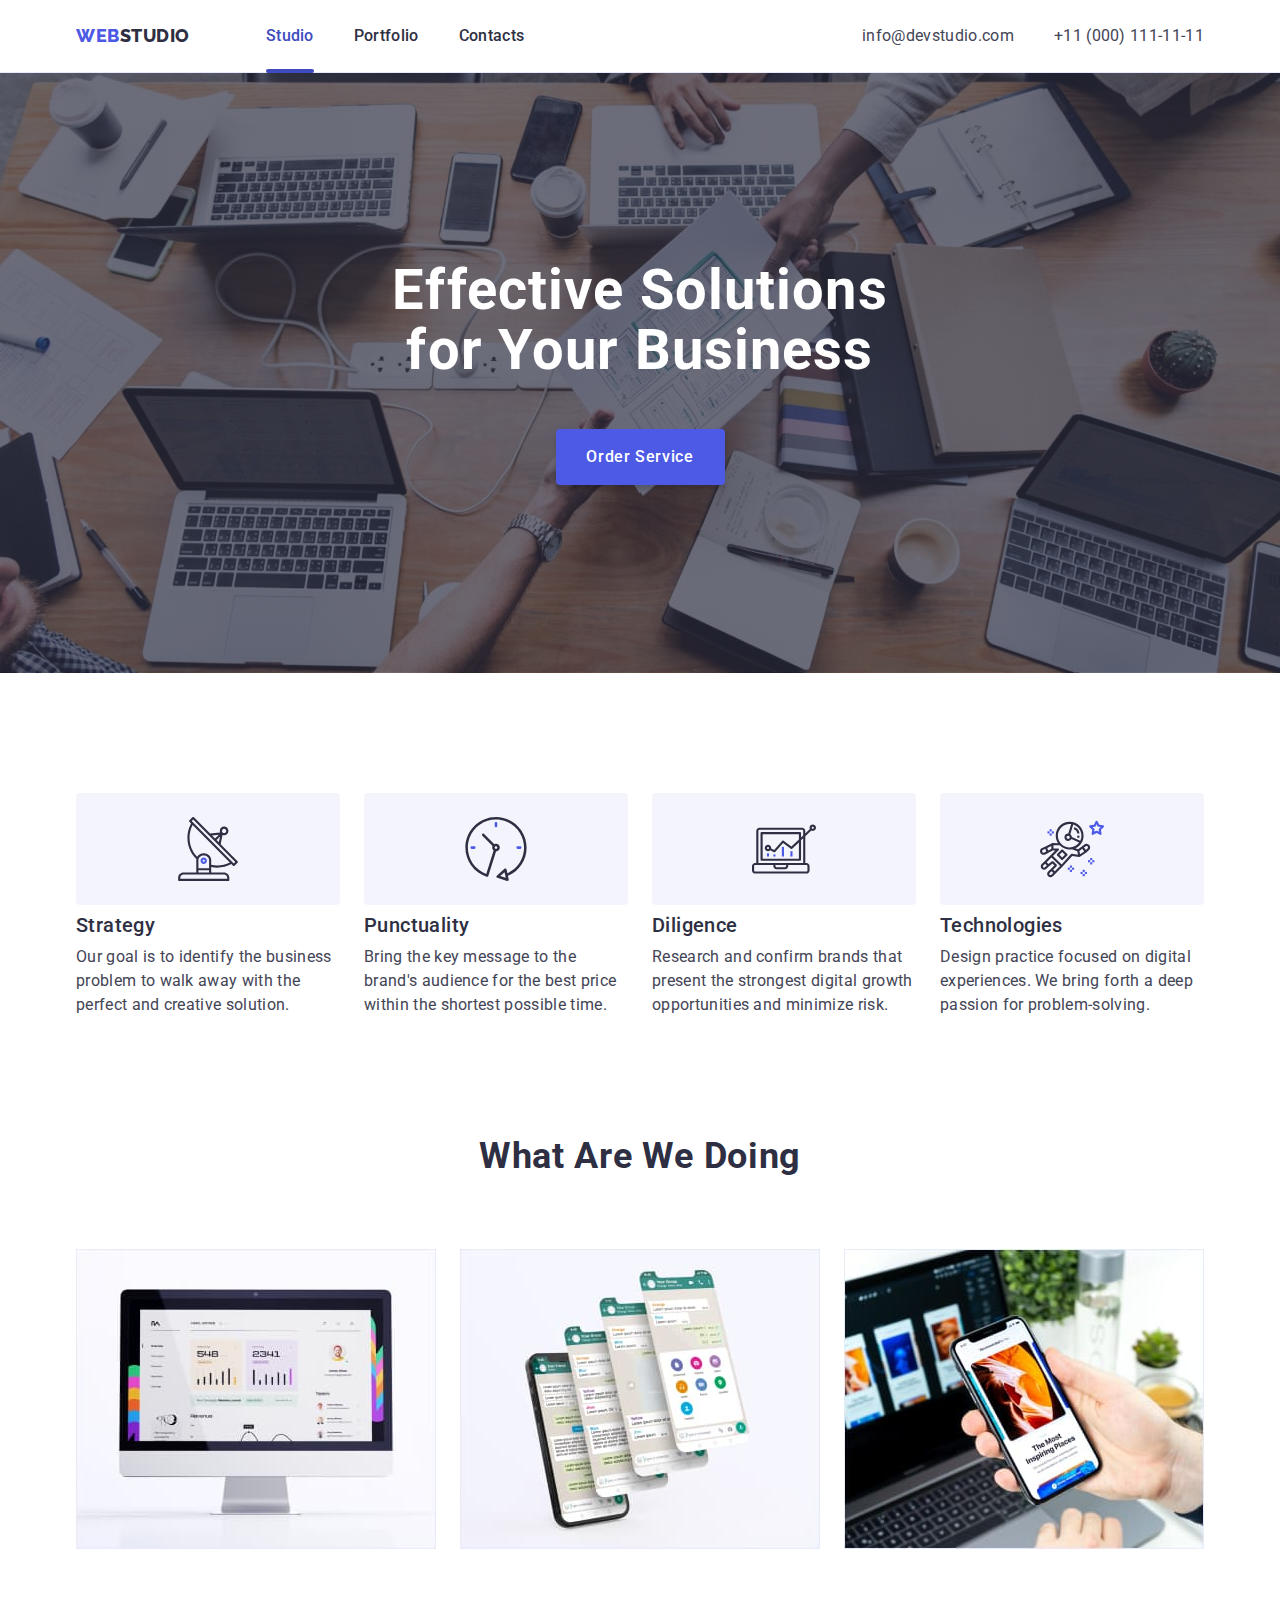
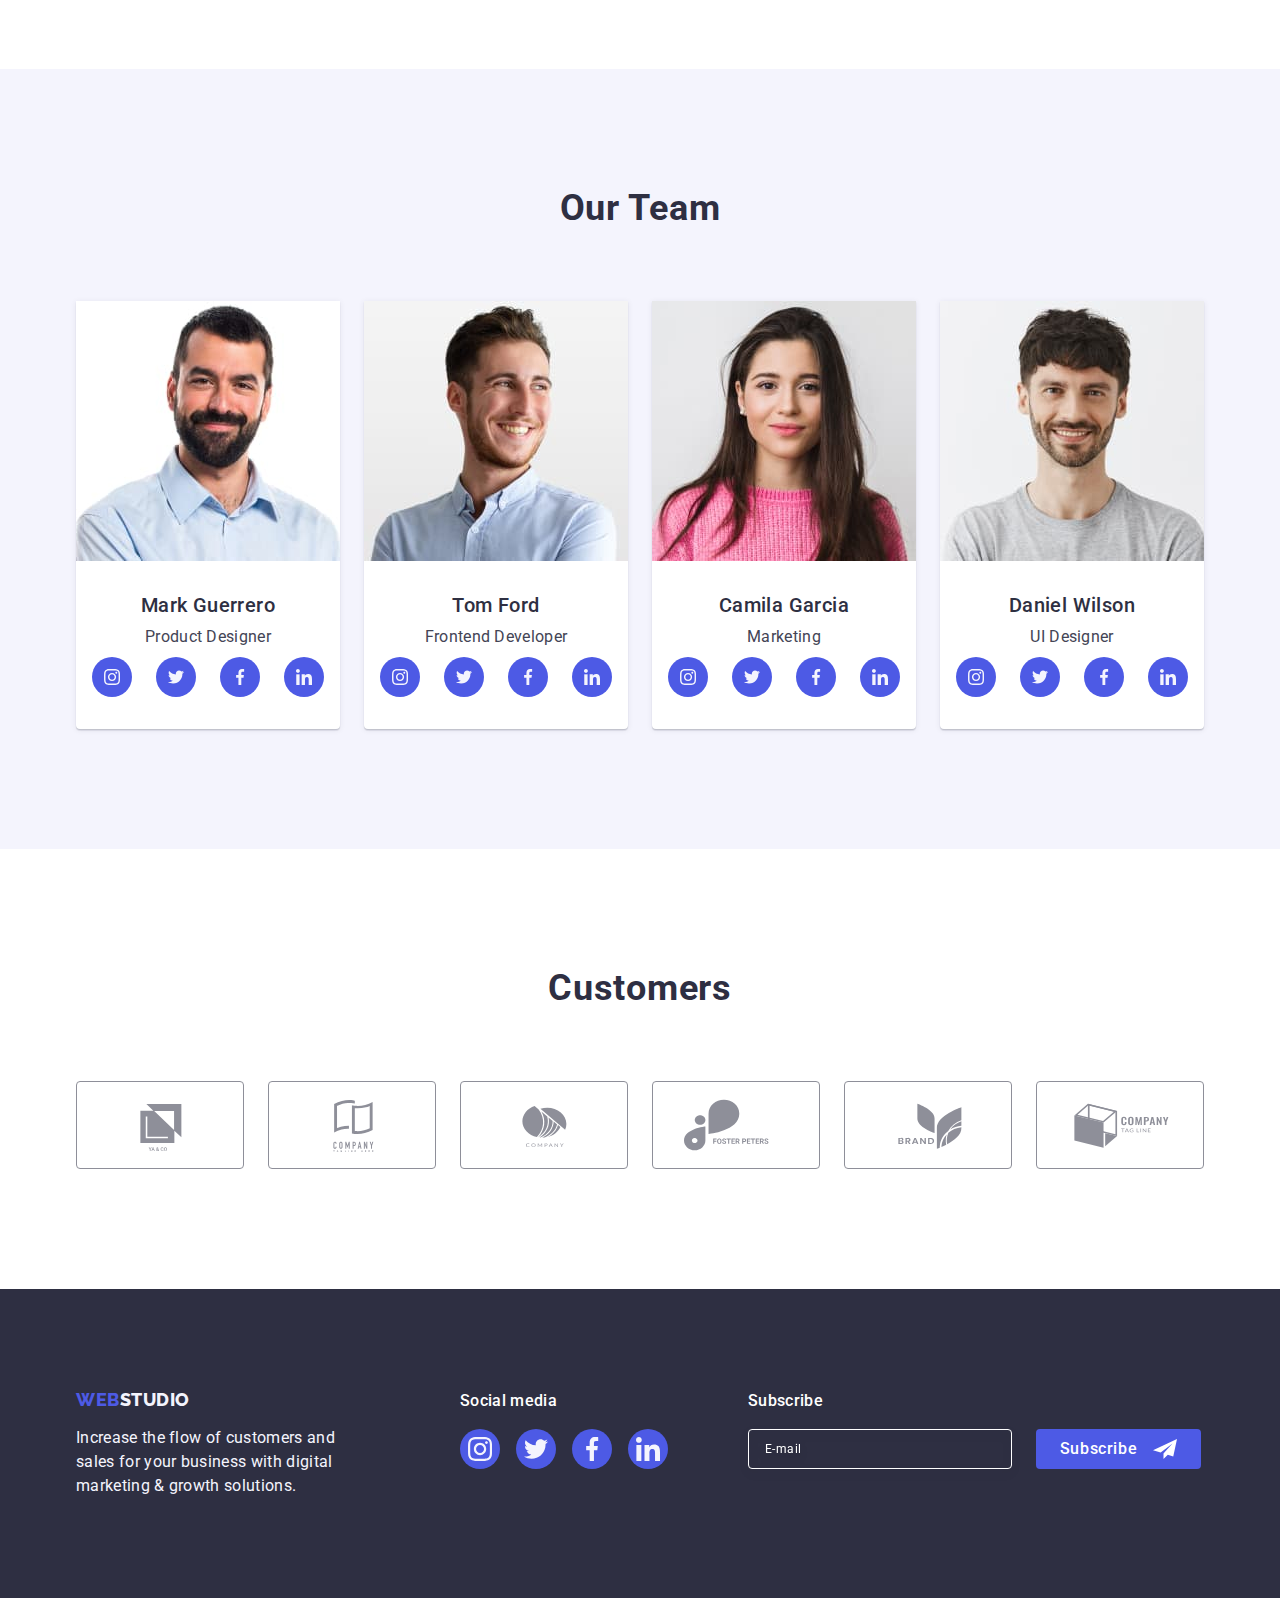
<file: index.html>
<!DOCTYPE html>
<html lang="en">
  <head>
    <meta charset="utf-8" />
    <meta name="viewport" content="width=device-width, initial-scale=1.0" />
    <title>WebStudio</title>
    <link rel="preconnect" href="https://fonts.googleapis.com" />
    <link rel="preconnect" href="https://fonts.gstatic.com" crossorigin />
    <link
      href="https://fonts.googleapis.com/css2?family=Raleway:wght@800&family=Roboto:wght@400;500;700;900&display=swap"
      rel="stylesheet"
    />
    <link
      rel="stylesheet"
      href="https://cdn.jsdelivr.net/npm/modern-normalize@2.0.0/modern-normalize.min.css"
    />
    <link rel="stylesheet" href="./css/styles.css" />
    <link rel="stylesheet" href="./css/media.css" />
  </head>
  <body>
    <header class="header">
      <div class="container flex">
        <nav class="menu">
          <a class="logo-main link" href="./index.html"
            >Web<span class="logo-back-main">Studio</span></a
          >
          <ul class="hero-list-navigation list" list">
            <li>
              <a class="menu-main-index link" href="./index.html">Studio</a>
            </li>
            <li>
              <a class="menu-main link" href="./portfolio.html">Portfolio</a>
            </li>
            <li>
              <a class="menu-main link" href="#">Contacts</a>
            </li>
          </ul>
        </nav>
        <address class="address">
          <ul class="address-navig list">
            <li class="margin-address">
              <a class="maill-tell link" href="mailto:info@devstudio.com"
                >info@devstudio.com</a
              >
            </li>
            <li>
              <a class="maill-tell link" href="tel:+110001111111"
                >+11 (000) 111-11-11</a
              >
            </li>
          </ul>
        </address>
        <button type="button" class="open-menu" data-menu-open> 
            <svg class="svg-menu"  
            aria-label="mobile-menu-open" 
            width="32" 
            height="22" 
            stroke="var(--primary-black-color)" > 
                <use href="./images/icons.svg#icon-charm_menu-hamburger"></use> 
            </svg> 
        </button> 
        </div> 
        <div class="mobile-menu is-hidden" data-menu> 
            <div class="modal-mob"> 
                <button class="button-modal" type="button" data-menu-close> 
                    <svg class="svg-modal" width="8" height="8"> 
                        <use class="but-hov" href="./images/icons.svg#icon-close-black"></use> 
                    </svg> 
                </button> 
                <ul class="menu-list list"> 
                    <li class="menu-item"> 
                        <a href="./index.html" class="menu-item-link-index">Studio</a> 
                    </li> 
                    <li class="menu-item"> 
                        <a href="./portfolio.html" class="menu-item-link">Portfolio</a> 
                    </li> 
                    <li class="menu-item"> 
                        <a href="" class="menu-item-link">Contacts</a> 
                    </li> 
                </ul> 
            </div> 
            <div> 
                <ul class="menu-feedback-list list"> 
                    <li class="header-feedback-item"> 
                        <a class="menu-feedback-link link" href="tel:+110001111111">+11 (000) 111-11-11</a> 
                    </li> 
                    <li class="menu-feedback-item"> 
                        <a class="menu-mail-link link" href="mailto:info@devstudio.com">info@devstudio.com</a> 
                    </li> 
                </ul> 
                <ul class="menu-links list"> 
                    <li class="messenger-link link"> 
                        <a href="" target="_blank" class="menu-link link"> 
                            <svg class="icon" width="24" height="24"> 
                                <use href="./images/icons.svg#icon-instagram-icon"></use> 
                            </svg> 
                        </a> 
                    </li> 
                    <li class="messenger-link link"> 
                        <a href="" target="_blank" class="menu-link link"> 
                            <svg class="icon" width="24" height="24"> 
                                <use href="./images/icons.svg#icon-twitter-icon"></use> 
                            </svg> 
                        </a> 
                    </li> 
                    <li class="messenger-link link"> 
                        <a href="" target="_blank" class="menu-link link"> 
                            <svg class="icon" width="24" height="24"> 
                                <use href="./images/icons.svg#icon-facebook-icon"></use>
                                </svg> 
                        </a> 
                    </li> 
                    <li class="messenger-link link"> 
                        <a href="" target="_blank" class="menu-link link"> 
                            <svg class="icon" width="24" height="24"> 
                                <use href="./images/icons.svg#icon-linkedin-icon"></use> 
                            </svg> 
                        </a> 
                    </li> 
                </ul> 
            </div> 
          </div>
      </div>
    </header>
    <main>
      <section class="section-one">
        <div class="container">
          <h1 class="title-section-one">
            Effective Solutions for Your Business
          </h1>
          <button class="button-section-one" type="button" data-modal-open>
            Order Service
          </button>
        </div>
      </section>
      <section class="section-two">
        <div class="container">
          <h2 class="visually-hidden">Our main advantages</h2>
          <ul class="hero-list-section-two list">
            <li class="line-section-two">
              <div class="svg-div-section-two">
                <svg width="64" height="64">
                  <use href="./images/icons.svg#icon-antenna-icon"></use>
                </svg>
              </div>
              <h3 class="title-section-two">Strategy</h3>
              <p class="text-section-two">
                Our goal is to identify the business problem to walk away with
                the perfect and creative solution.
              </p>
            </li>
            <li class="line-section-two">
              <div class="svg-div-section-two">
                <svg width="64" height="64">
                  <use href="./images/icons.svg#icon-clock-icon"></use>
                </svg>
              </div>
              <h3 class="title-section-two">Punctuality</h3>
              <p class="text-section-two">
                Bring the key message to the brand's audience for the best price
                within the shortest possible time.
              </p>
            </li>
            <li class="line-section-two">
              <div class="svg-div-section-two">
                <svg width="64" height="64">
                  <use href="./images/icons.svg#icon-diagram-icon"></use>
                </svg>
              </div>
              <h3 class="title-section-two">Diligence</h3>
              <p class="text-section-two">
                Research and confirm brands that present the strongest digital
                growth opportunities and minimize risk.
              </p>
            </li>
            <li class="line-section-two">
              <div class="svg-div-section-two">
                <svg width="64" height="64">
                  <use href="./images/icons.svg#icon-astronaut-icon"></use>
                </svg>
              </div>
              <h3 class="title-section-two">Technologies</h3>
              <p class="text-section-two">
                Design practice focused on digital experiences. We bring forth a
                deep passion for problem-solving.
              </p>
            </li>
          </ul>
        </div>
      </section>
      <section class="section-three">
        <div class="container">
          <h2 class="title-section-three">What are we doing</h2>
          <ul class="hero-list-section-three list">
            <li class="hero-line-section-three">
              <img
                class="link"
                src="./images-copy/img1.jpg"
                srcset="./images-copy/img1.jpg 1x, ./images-copy/two-X-img-one.jpg 2x"
                alt="Responsive Image"
                width="360"
                height="300"
              />
            </li>
            <li class="hero-line-section-three">
              <img
                class="link"
                src="./images-copy/rectangle71.jpg"
                srcset="
                  ./images-copy/rectangle71.jpg 1x,
                  ./images-copy/two-X-img-two.jpg 2x
                "
                alt="Responsive Image"
                width="360"
                height="300"
              />
            </li>
            <li class="hero-line-section-three">
              <img
                class="link"
                src="./images-copy/img3.jpg"
                srcset="./images-copy/img3.jpg 1x, ./images-copy/two-X-img-three.jpg 2x"
                alt="Responsive Image"
                width="360"
                height="300"
              />
            </li>
          </ul>
        </div>
      </section>
      <section class="section-four">
        <div class="container-section-four-media">
          <h2 class="title-section-four">Our Team</h2>
          <ul class="hero-list-section-four list">
            <li class="hero-line-section-four">
              <img
                class="link"
                src="./images-copy/img53.jpg"
                srcset="./images-copy/img53.jpg 1x, ./images-copy/two-X-img-four.jpg 2x"
                alt="Responsive Image"
                width="264"
                height="260"
              />
              <div class="container-section-four">
                <h3 class="title-workers-section-four">Mark Guerrero</h3>
                <p class="text-workers-section-four">Product Designer</p>
                <ul class="list-svg-section-four list">
                  <li class="svg-section-four">
                    <a href="" class="svg-colorized-section-four">
                      <svg
                        class="svg-tranform-section-four"
                        width="16"
                        height="16"
                      >
                        <use
                          href="./images/icons.svg#icon-instagram-icon"
                        ></use>
                      </svg>
                    </a>
                  </li>
                  <li class="svg-section-four">
                    <a href="" class="svg-colorized-section-four">
                      <svg
                        class="svg-tranform-section-four"
                        width="16"
                        height="16"
                      >
                        <use href="./images/icons.svg#icon-twitter-icon"></use>
                      </svg>
                    </a>
                  </li>
                  <li class="svg-section-four">
                    <a href="" class="svg-colorized-section-four">
                      <svg
                        class="svg-tranform-section-four"
                        width="16"
                        height="16"
                      >
                        <use href="./images/icons.svg#icon-facebook-icon"></use>
                      </svg>
                    </a>
                  </li>
                  <li class="svg-section-four">
                    <a href="" class="svg-colorized-section-four">
                      <svg
                        class="svg-tranform-section-four"
                        width="16"
                        height="16"
                      >
                        <use href="./images/icons.svg#icon-linkedin-icon"></use>
                      </svg>
                    </a>
                  </li>
                </ul>
              </div>
            </li>
            <li class="hero-line-section-four">
              <img
                class="link"
                src="./images-copy/img23.jpg"
                srcset="./images-copy/img23.jpg 1x, ./images-copy/two-X-img-five.jpg 2x"
                alt="Responsive Image"
                width="264"
                height="260"
              />
              <div class="container-section-four">
                <h3 class="title-workers-section-four">Tom Ford</h3>
                <p class="text-workers-section-four">Frontend Developer</p>
                <ul class="list-svg-section-four list">
                  <li class="svg-section-four">
                    <a href="" class="svg-colorized-section-four">
                      <svg
                        class="svg-tranform-section-four"
                        width="16"
                        height="16"
                      >
                        <use
                          href="./images/icons.svg#icon-instagram-icon"
                        ></use>
                      </svg>
                    </a>
                  </li>
                  <li class="svg-section-four">
                    <a href="" class="svg-colorized-section-four">
                      <svg
                        class="svg-tranform-section-four"
                        width="16"
                        height="16"
                      >
                        <use href="./images/icons.svg#icon-twitter-icon"></use>
                      </svg>
                    </a>
                  </li>
                  <li class="svg-section-four">
                    <a href="" class="svg-colorized-section-four">
                      <svg
                        class="svg-tranform-section-four"
                        width="16"
                        height="16"
                      >
                        <use href="./images/icons.svg#icon-facebook-icon"></use>
                      </svg>
                    </a>
                  </li>
                  <li class="svg-section-four">
                    <a href="" class="svg-colorized-section-four">
                      <svg
                        class="svg-tranform-section-four"
                        width="16"
                        height="16"
                      >
                        <use href="./images/icons.svg#icon-linkedin-icon"></use>
                      </svg>
                    </a>
                  </li>
                </ul>
              </div>
            </li>
            <li class="hero-line-section-four">
              <img
                class="link"
                src="./images-copy/img.jpg"
                srcset="./images-copy/img.jpg 1x, ./images-copy/two-X-img-six.jpg 2x"
                alt="Responsive Image"
                width="264"
                height="260"
              />
              <div class="container-section-four">
                <h3 class="title-workers-section-four">Camila Garcia</h3>
                <p class="text-workers-section-four">Marketing</p>
                <ul class="list-svg-section-four list">
                  <li class="svg-section-four">
                    <a href="" class="svg-colorized-section-four">
                      <svg
                        class="svg-tranform-section-four"
                        width="16"
                        height="16"
                      >
                        <use
                          href="./images/icons.svg#icon-instagram-icon"
                        ></use>
                      </svg>
                    </a>
                  </li>
                  <li class="svg-section-four">
                    <a href="" class="svg-colorized-section-four">
                      <svg
                        class="svg-tranform-section-four"
                        width="16"
                        height="16"
                      >
                        <use href="./images/icons.svg#icon-twitter-icon"></use>
                      </svg>
                    </a>
                  </li>
                  <li class="svg-section-four">
                    <a href="" class="svg-colorized-section-four">
                      <svg
                        class="svg-tranform-section-four"
                        width="16"
                        height="16"
                      >
                        <use href="./images/icons.svg#icon-facebook-icon"></use>
                      </svg>
                    </a>
                  </li>
                  <li class="svg-section-four">
                    <a href="" class="svg-colorized-section-four">
                      <svg
                        class="svg-tranform-section-four"
                        width="16"
                        height="16"
                      >
                        <use href="./images/icons.svg#icon-linkedin-icon"></use>
                      </svg>
                    </a>
                  </li>
                </ul>
              </div>
            </li>
            <li class="hero-line-section-four">
              <img
                class="link"
                src="./images-copy/img2.jpg"
                srcset="./images-copy/img2.jpg 1x, ./images-copy/two-X-img-seven.jpg 2x"
                alt="Responsive Image"
                width="264"
                height="260"
              />
              <div class="container-section-four">
                <h3 class="title-workers-section-four">Daniel Wilson</h3>
                <p class="text-workers-section-four">UI Designer</p>
                <ul class="list-svg-section-four list">
                  <li class="svg-section-four">
                    <a href="" class="svg-colorized-section-four">
                      <svg
                        class="svg-tranform-section-four"
                        width="16"
                        height="16"
                      >
                        <use
                          href="./images/icons.svg#icon-instagram-icon"
                        ></use>
                      </svg>
                    </a>
                  </li>
                  <li class="svg-section-four">
                    <a href="" class="svg-colorized-section-four">
                      <svg
                        class="svg-tranform-section-four"
                        width="16"
                        height="16"
                      >
                        <use href="./images/icons.svg#icon-twitter-icon"></use>
                      </svg>
                    </a>
                  </li>
                  <li class="svg-section-four">
                    <a href="" class="svg-colorized-section-four">
                      <svg
                        class="svg-tranform-section-four"
                        width="16"
                        height="16"
                      >
                        <use href="./images/icons.svg#icon-facebook-icon"></use>
                      </svg>
                    </a>
                  </li>
                  <li class="svg-section-four">
                    <a href="" class="svg-colorized-section-four">
                      <svg
                        class="svg-tranform-section-four"
                        width="16"
                        height="16"
                      >
                        <use href="./images/icons.svg#icon-linkedin-icon"></use>
                      </svg>
                    </a>
                  </li>
                </ul>
              </div>
            </li>
          </ul>
        </div>
      </section>
      <section class="section-five">
        <div class="container-section-five-media">
          <h2 class="title-section-five">Customers</h2>
          <ul class="hero-list-section-five list">
            <li class="hero-line-section-five">
              <a class="partners-section-five" href="#">
                <svg class="svg-section-five" width="104" height="56">
                  <use href="./images/icons.svg#icon-logo-icon-one"></use>
                </svg>
              </a>
            </li>
            <li class="hero-line-section-five">
              <a class="partners-section-five" href="#">
                <svg class="svg-section-five" width="104" height="56">
                  <use href="./images/icons.svg#icon-logo-icon-two"></use>
                </svg>
              </a>
            </li>
            <li class="hero-line-section-five">
              <a class="partners-section-five" href="#">
                <svg class="svg-section-five" width="104" height="56">
                  <use href="./images/icons.svg#icon-logo-icon-three"></use>
                </svg>
              </a>
            </li>
            <li class="hero-line-section-five">
              <a class="partners-section-five" href="#">
                <svg class="svg-section-five" width="104" height="56">
                  <use href="./images/icons.svg#icon-logo-icon-four"></use>
                </svg>
              </a>
            </li>
            <li class="hero-line-section-five">
              <a class="partners-section-five" href="#">
                <svg class="svg-section-five" width="104" height="56">
                  <use href="./images/icons.svg#icon-logo-icon-five"></use>
                </svg>
              </a>
            </li>
            <li class="hero-line-section-five">
              <a class="partners-section-five" href="#">
                <svg class="svg-section-five" width="104" height="56">
                  <use href="./images/icons.svg#icon-logo-icon-six"></use>
                </svg>
              </a>
            </li>
          </ul>
        </div>
      </section>
    </main>
    <footer class="footer">
      <div class="container footer-container-two">
        <div class="text-footer-logo">
          <a class="hero-logo-footer link" href="./index.html"
            >Web<span class="logo-back-footer">Studio</span></a
          >
          <p class="text-footer">
            Increase the flow of customers and sales for your business with
            digital marketing & growth solutions.
          </p>
        </div>
        <div class="footer-size">
          <p class="text-footer-two">Social media</p>
          <ul class="hero-footer-list list">
            <li class="footer-line">
              <a href="#" class="svg-url-footer">
                <svg class="hero-svg-fill-footer" width="24" height="24">
                  <use href="./images/icons.svg#icon-instagram-icon"></use>
                </svg>
              </a>
            </li>
            <li class="footer-line">
              <a href="#" class="svg-url-footer">
                <svg class="hero-svg-fill-footer" width="24" height="24">
                  <use href="./images/icons.svg#icon-twitter-icon"></use>
                </svg>
              </a>
            </li>
            <li class="footer-line">
              <a href="#" class="svg-url-footer">
                <svg class="hero-svg-fill-footer" width="24" height="24">
                  <use href="./images/icons.svg#icon-facebook-icon"></use>
                </svg>
              </a>
            </li>
            <li class="footer-line">
              <a href="#" class="svg-url-footer">
                <svg class="hero-svg-fill-footer" width="24" height="24">
                  <use href="./images/icons.svg#icon-linkedin-icon"></use>
                </svg>
              </a>
            </li>
          </ul>
        </div>
        <div class="hero-module-footer">
          <p class="paragraph-footer">Subscribe</p>
          <form class="hero-form">
            <label class="hero-label-email">
              <input
                type="email"
                name="input-email"
                placeholder="E-mail"
                class="hero-input-footer"
              />
            </label>
            <button type="submit" class="hero-button-footer">
              Subscribe<svg class="hero-footer-planer" width="24" height="24">
                <use href="./images/icons.svg#icon-module-one"></use>
              </svg>
            </button>
          </form>
        </div>
      </div>
    </footer>
    <div class="modal is-hidden" data-modal>
      <div class="modal-window">
        <button class="button-modal" type="button" data-modal-close>
          <svg class="svg-modal" width="8" height="8">
            <use href="./images/icons.svg#icon-close-black"></use>
          </svg>
        </button>
        <p class="hero-text-module">
          Leave your contacts and we will call you back
        </p>
        <form class="module-form-one">
          <div class="module-checkbox">
            <label for="user-name" class="hero-label-module">Name</label>
            <div class="hero-div-mail-module">
              <input
                id="user-name"
                name="user-name"
                type="text"
                class="hero-input-text-module"
              />
              <svg width="18" height="24" class="hero-svg-module">
                <use href="./images/icons.svg#icon-module-two"></use>
              </svg>
            </div>
          </div>
          <div class="module-checkbox">
            <label for="user-phone" class="hero-label-module">Phone</label>
            <div class="hero-div-mail-module">
              <input
                id="user-phone"
                name="user-phone"
                type="text"
                class="hero-input-text-module"
              />
              <svg width="18" height="24" class="hero-svg-module">
                <use href="./images/icons.svg#icon-module-tree"></use>
              </svg>
            </div>
          </div>
          <div class="module-checkbox">
            <label for="user-email" class="hero-label-module">Email</label>
            <div class="hero-div-mail-module">
              <input
                id="user-email"
                name="user-email"
                type="text"
                class="hero-input-text-module"
              />
              <svg width="18" height="24" class="hero-svg-module">
                <use href="./images/icons.svg#icon-module-four"></use>
              </svg>
            </div>
          </div>
          <div class="hero-textarea-div">
            <label for="user-comment" class="hero-label-module">Comment</label
            ><textarea
              id="user-comment"
              name="user-comment"
              class="textarea-module"
              placeholder="Text input"
            ></textarea>
          </div>
          <div class="module-checkbox">
            <input
              id="user-privacy"
              type="checkbox"
              value="true"
              name="user-privacy"
              class="input-checkbox visually-hidden"
            />
            <label for="user-privacy" class="label-checkbox"
              ><span class="label-checkbox-span"
                ><svg width="10" height="8">
                  <use
                    href="./images/icons.svg#icon-Vector-2"
                  ></use></svg></span
              >I accept the terms and conditions of the
              <a class="hero-checkbox-text" href="#">Privacy Policy</a></label
            >
          </div>
          <button type="submit" class="hero-button-send-checkbox">Send</button>
        </form>
      </div>
    </div>

    <script src="./js/mobile-menu.js"></script>
    <script src="./js/modal.js"></script>
  </body>
</html>
</file>
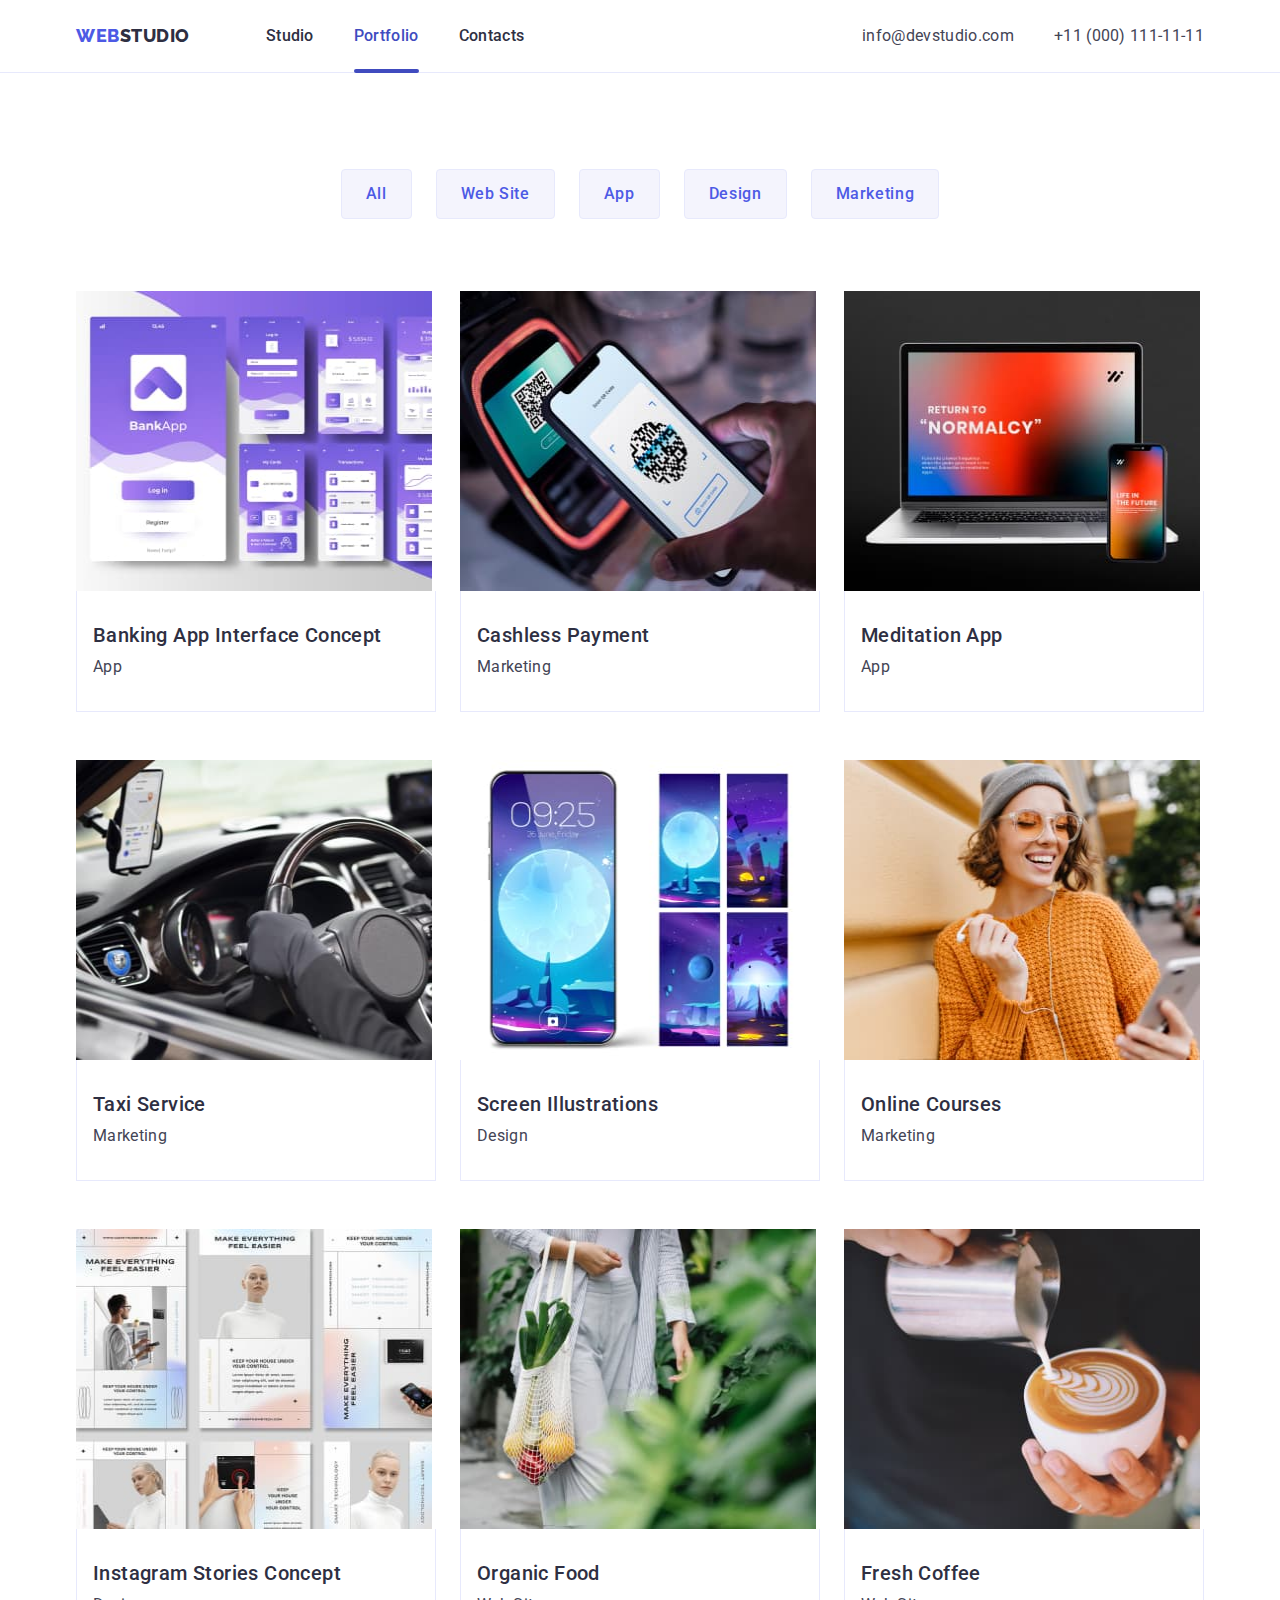
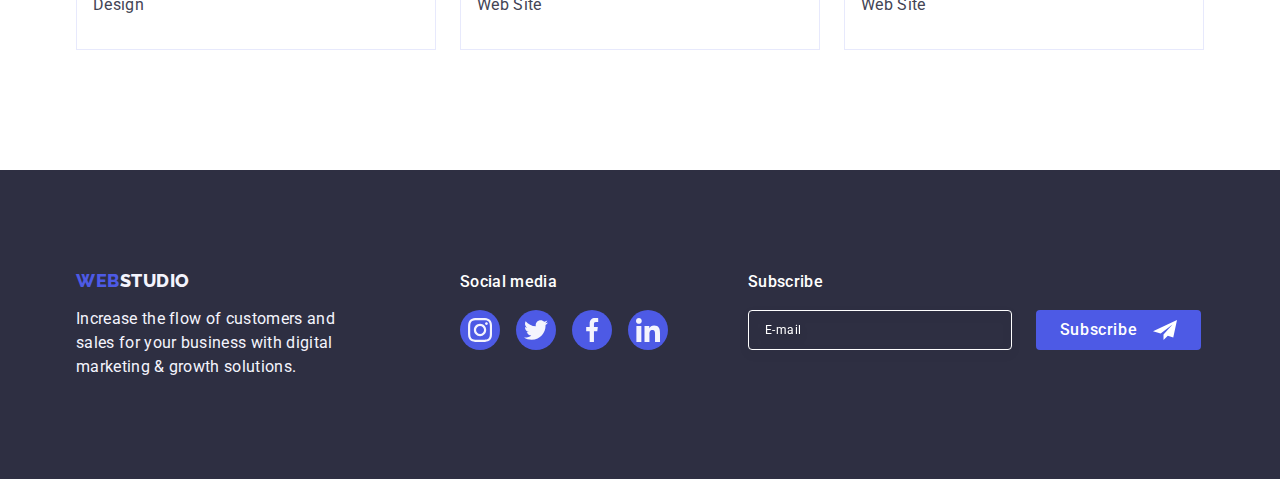
<file: portfolio.html>
<!DOCTYPE html>
<html lang="en">
  <head>
    <meta charset="UTF-8" />
    <meta name="viewport" content="width=device-width, initial-scale=1.0" />
    <title>WebStudio</title>
    <link rel="preconnect" href="https://fonts.googleapis.com" />
    <link rel="preconnect" href="https://fonts.gstatic.com" crossorigin />
    <link
      href="https://fonts.googleapis.com/css2?family=Raleway:wght@800&family=Roboto:wght@400;500;700;900&display=swap"
      rel="stylesheet"
    />
    <link
      rel="stylesheet"
      href="https://cdn.jsdelivr.net/npm/modern-normalize@2.0.0/modern-normalize.min.css"
    />
    <link rel="stylesheet" href="./css/styles.css" />
    <link rel="stylesheet" href="./css/media.css" />
  </head>
  <body>
    <header class="header">
      <div class="container flex">
        <nav class="menu">
          <a class="logo-main link" href="./index.html"
            >Web<span class="logo-back-main">Studio</span></a
          >
          <ul class="hero-list-navigation list">
            <li>
              <a class="menu-main link" href="./index.html">Studio</a>
            </li>
            <li>
              <a class="menu-main-portfolio link" href="./portfolio.html"
                >Portfolio</a
              >
            </li>
            <li>
              <a class="menu-main link" href="">Contacts</a>
            </li>
          </ul>
        </nav>
        <address class="address">
          <ul class="address-navig list">
            <li>
              <a class="maill-tell link" href="mailto:info@devstudio.com"
                >info@devstudio.com</a
              >
            </li>
            <li>
              <a class="maill-tell link" href="tel:+110001111111"
                >+11 (000) 111-11-11</a
              >
            </li>
          </ul>
        </address>
      </div>
    </header>
    <main>
      <section class="section-one-portfolio">
        <div class="container">
          <h1 class="visually-hidden">Our portfolio</h1>
          <ul class="hero-list-buttons-portfolio list">
            <li class="hero-line-bottons-portfolio">
              <button class="hero-button-portfolio" type="button">All</button>
            </li>
            <li class="hero-line-bottons-portfolio">
              <button class="hero-button-portfolio" type="button">
                Web Site
              </button>
            </li>
            <li class="hero-line-bottons-portfolio">
              <button class="hero-button-portfolio" type="button">App</button>
            </li>
            <li class="hero-line-bottons-portfolio">
              <button class="hero-button-portfolio" type="button">
                Design
              </button>
            </li>
            <li class="hero-line-bottons-portfolio">
              <button class="hero-button-portfolio" type="button">
                Marketing
              </button>
            </li>
          </ul>
          <ul class="hero-list-pictures-portfolio list">
            <li class="hero-line-pictures-portfolio">
              <a href="#" class="hero-shadows-pictures-portfolio link">
                <div class="hero-div-pictures-portfolio">
                  <img
                    src="./images/img1.jpg"
                    srcset="
                      ./images/img1.jpg            1x,
                      ./images/two-X-img-eight.jpg 2x
                    "
                    alt="Responsive Image"
                    width="356"
                    height="300"
                  />
                  <p class="hero-text-modal-window-pictures-portfolio">
                    14 Stylish and User-Friendly App Design Concepts · Task
                    Manager App · Calorie Tracker App · Exotic Fruit Ecommerce
                    App · Cloud Storage App
                  </p>
                </div>
                <div class="text-title-bottom-portfolio">
                  <h2 class="hero-title-pictures-portfolio">
                    Banking App Interface Concept
                  </h2>
                  <p class="hero-text-pictures-portfolio">App</p>
                </div>
              </a>
            </li>
            <li class="hero-line-pictures-portfolio">
              <a href="#" class="hero-shadows-pictures-portfolio link">
                <div class="hero-div-pictures-portfolio">
                  <img
                    src="./images/img2.jpg"
                    srcset="
                      ./images/img2.jpg           1x,
                      ./images/two-X-img-nine.jpg 2x
                    "
                    alt="Responsive Image"
                    width="356"
                    height="300"
                  />
                  <p class="hero-text-modal-window-pictures-portfolio">
                    14 Stylish and User-Friendly App Design Concepts · Task
                    Manager App · Calorie Tracker App · Exotic Fruit Ecommerce
                    App · Cloud Storage App
                  </p>
                </div>
                <div class="text-title-bottom-portfolio">
                  <h2 class="hero-title-pictures-portfolio">
                    Cashless Payment
                  </h2>
                  <p class="hero-text-pictures-portfolio">Marketing</p>
                </div>
              </a>
            </li>
            <li class="hero-line-pictures-portfolio">
              <a href="#" class="hero-shadows-pictures-portfolio link">
                <div class="hero-div-pictures-portfolio">
                  <img
                    src="./images/img3.jpg"
                    srcset="
                      ./images/img3.jpg           1x,
                      ./images/two-X-img-dubl.jpg 2x
                    "
                    alt="Responsive Image"
                    width="356"
                    height="300"
                  />
                  <p class="hero-text-modal-window-pictures-portfolio">
                    14 Stylish and User-Friendly App Design Concepts · Task
                    Manager App · Calorie Tracker App · Exotic Fruit Ecommerce
                    App · Cloud Storage App
                  </p>
                </div>
                <div class="text-title-bottom-portfolio">
                  <h2 class="hero-title-pictures-portfolio">Meditation App</h2>
                  <p class="hero-text-pictures-portfolio">App</p>
                </div>
              </a>
            </li>
            <li class="hero-line-pictures-portfolio">
              <a href="#" class="hero-shadows-pictures-portfolio link">
                <div class="hero-div-pictures-portfolio">
                  <img
                    src="./images/img4.jpg"
                    srcset="
                      ./images/img4.jpg             1x,
                      ./images/two-X-img-eleven.jpg 2x
                    "
                    alt="Responsive Image"
                    width="356"
                    height="300"
                  />
                  <p class="hero-text-modal-window-pictures-portfolio">
                    14 Stylish and User-Friendly App Design Concepts · Task
                    Manager App · Calorie Tracker App · Exotic Fruit Ecommerce
                    App · Cloud Storage App
                  </p>
                </div>
                <div class="text-title-bottom-portfolio">
                  <h2 class="hero-title-pictures-portfolio">Taxi Service</h2>
                  <p class="hero-text-pictures-portfolio">Marketing</p>
                </div>
              </a>
            </li>
            <li class="hero-line-pictures-portfolio">
              <a href="#" class="hero-shadows-pictures-portfolio link">
                <div class="hero-div-pictures-portfolio">
                  <img
                    src="./images/img5.jpg"
                    srcset="
                      ./images/img5.jpg             1x,
                      ./images/two-X-img-twelve.jpg 2x
                    "
                    alt="Responsive Image"
                    width="356"
                    height="300"
                  />
                  <p class="hero-text-modal-window-pictures-portfolio">
                    14 Stylish and User-Friendly App Design Concepts · Task
                    Manager App · Calorie Tracker App · Exotic Fruit Ecommerce
                    App · Cloud Storage App
                  </p>
                </div>
                <div class="text-title-bottom-portfolio">
                  <h2 class="hero-title-pictures-portfolio">
                    Screen Illustrations
                  </h2>
                  <p class="hero-text-pictures-portfolio">Design</p>
                </div>
              </a>
            </li>
            <li class="hero-line-pictures-portfolio">
              <a href="#" class="hero-shadows-pictures-portfolio link">
                <div class="hero-div-pictures-portfolio">
                  <img
                    src="./images/img6.jpg"
                    srcset="
                      ./images/img6.jpg            1x,
                      ./images/two-X-img-thirt.jpg 2x
                    "
                    alt="Responsive Image"
                    width="356"
                    height="300"
                  />
                  <p class="hero-text-modal-window-pictures-portfolio">
                    14 Stylish and User-Friendly App Design Concepts · Task
                    Manager App · Calorie Tracker App · Exotic Fruit Ecommerce
                    App · Cloud Storage App
                  </p>
                </div>
                <div class="text-title-bottom-portfolio">
                  <h2 class="hero-title-pictures-portfolio">Online Courses</h2>
                  <p class="hero-text-pictures-portfolio">Marketing</p>
                </div>
              </a>
            </li>
            <li class="hero-line-pictures-portfolio">
              <a href="#" class="hero-shadows-pictures-portfolio link">
                <div class="hero-div-pictures-portfolio">
                  <img
                    src="./images/img7.jpg"
                    srcset="
                      ./images/img7.jpg               1x,
                      ./images/two-X-img-fourteen.jpg 2x
                    "
                    alt="Responsive Image"
                    width="356"
                    height="300"
                  />
                  <p class="hero-text-modal-window-pictures-portfolio">
                    14 Stylish and User-Friendly App Design Concepts · Task
                    Manager App · Calorie Tracker App · Exotic Fruit Ecommerce
                    App · Cloud Storage App
                  </p>
                </div>
                <div class="text-title-bottom-portfolio">
                  <h2 class="hero-title-pictures-portfolio">
                    Instagram Stories Concept
                  </h2>
                  <p class="hero-text-pictures-portfolio">Design</p>
                </div>
              </a>
            </li>
            <li class="hero-line-pictures-portfolio">
              <a href="#" class="hero-shadows-pictures-portfolio link">
                <div class="hero-div-pictures-portfolio">
                  <img
                    src="./images/img8.jpg"
                    srcset="
                      ./images/img8.jpg              1x,
                      ./images/two-X-img-sixteen.jpg 2x
                    "
                    alt="Responsive Image"
                    width="356"
                    height="300"
                  />
                  <p class="hero-text-modal-window-pictures-portfolio">
                    14 Stylish and User-Friendly App Design Concepts · Task
                    Manager App · Calorie Tracker App · Exotic Fruit Ecommerce
                    App · Cloud Storage App
                  </p>
                </div>
                <div class="text-title-bottom-portfolio">
                  <h2 class="hero-title-pictures-portfolio">Organic Food</h2>
                  <p class="hero-text-pictures-portfolio">Web Site</p>
                </div>
              </a>
            </li>
            <li class="hero-line-pictures-portfolio">
              <a href="#" class="hero-shadows-pictures-portfolio link">
                <div class="hero-div-pictures-portfolio">
                  <img
                    src="./images/img9.jpg"
                    srcset="
                      ./images/img9.jpg                1x,
                      ./images/two-X-img-seventeen.jpg 2x
                    "
                    alt="Responsive Image"
                    width="356"
                    height="300"
                  />
                  <p class="hero-text-modal-window-pictures-portfolio">
                    14 Stylish and User-Friendly App Design Concepts · Task
                    Manager App · Calorie Tracker App · Exotic Fruit Ecommerce
                    App · Cloud Storage App
                  </p>
                </div>
                <div class="text-title-bottom-portfolio">
                  <h2 class="hero-title-pictures-portfolio">Fresh Coffee</h2>
                  <p class="hero-text-pictures-portfolio">Web Site</p>
                </div>
              </a>
            </li>
          </ul>
        </div>
      </section>
    </main>
    <footer class="footer">
      <div class="container footer-container-two">
        <div class="text-footer-logo">
          <a class="hero-logo-footer link" href="./index.html"
            >Web<span class="logo-back-footer">Studio</span></a
          >
          <p class="text-footer">
            Increase the flow of customers and sales for your business with
            digital marketing & growth solutions.
          </p>
        </div>
        <div class="footer-size">
          <p class="text-footer-two">Social media</p>
          <ul class="hero-footer-list list">
            <li class="footer-line">
              <a href="#" class="svg-url-footer">
                <svg class="hero-svg-fill-footer" width="24" height="24">
                  <use href="./images/icons.svg#icon-instagram-icon"></use>
                </svg>
              </a>
            </li>
            <li class="footer-line">
              <a href="#" class="svg-url-footer">
                <svg class="hero-svg-fill-footer" width="24" height="24">
                  <use href="./images/icons.svg#icon-twitter-icon"></use>
                </svg>
              </a>
            </li>
            <li class="footer-line">
              <a href="#" class="svg-url-footer">
                <svg class="hero-svg-fill-footer" width="24" height="24">
                  <use href="./images/icons.svg#icon-facebook-icon"></use>
                </svg>
              </a>
            </li>
            <li class="footer-line">
              <a href="#" class="svg-url-footer">
                <svg class="hero-svg-fill-footer" width="24" height="24">
                  <use href="./images/icons.svg#icon-linkedin-icon"></use>
                </svg>
              </a>
            </li>
          </ul>
        </div>
        <div class="hero-module-footer">
          <p class="paragraph-footer">Subscribe</p>
          <form class="hero-form">
            <label>
              <input
                type="email"
                name="input-email"
                placeholder="E-mail"
                class="hero-input-footer"
              />
            </label>
            <button type="submit" class="hero-button-footer">
              Subscribe<svg class="hero-footer-planer" width="24" height="24">
                <use href="./images/icons.svg#icon-module-one"></use>
              </svg>
            </button>
          </form>
        </div>
      </div>
    </footer>
  </body>
</html>
</file>
<file: css/styles.css>
body {
    font-family: var(--primary-font);
    color: var(--secondary-accent-color);
    background-color: var(--primary-white-color);
  }
  :root {
    --primary-font: "Roboto", sans-serif;
    --title-font: "Raleway", sans-serif;
    --primary-black-color: #2e2f42;
    --primary-white-color: #ffffff;
    --secondary-white-color: #f4f4fd;
    --third-white-color: #e7e9fc;
    --primary-accent-color: #4d5ae5;
    --secondary-accent-color: #434455;
    --active-link-color: #404bbf;
  }
  img {
    display: block;
  }
  ul,
  h2,
  h3,
  p {
    margin: 0;
    padding: 0;
  }
  .list {
    list-style: none;
  }
  .link {
    text-decoration: none;
  }
  /*
  |==========================================================================================
  | HeadeR                                 HeadeR                                     HeadeR
  |==========================================================================================
  */
  .header {
    border-bottom: 1px solid var(--third-white-color);
    box-shadow: 0px 2px 1px rgba(46, 47, 66, 0.08),
      0px 1px 1px rgba(46, 47, 66, 0.16), 0px 1px 6px rgba(46, 47, 66, 0.08);
  }
  .container {
    max-width: 1158px;
    margin: 0 auto;
    padding: 0 15px;
  }
  .flex {
    display: flex;
    align-items: center;
  }
  .menu {
    display: flex;
    align-items: center;
  }
  .logo-back-main {
    color: var(--primary-black-color);
  }
  .logo-main {
    font-family: var(--title-font);
    font-weight: 800;
    font-size: 18px;
    line-height: 1.17;
    letter-spacing: 0.03em;
    text-transform: uppercase;
    color: var(--primary-accent-color);
    margin-right: 76px;
  }
  .hero-list-navigation {
    display: flex;
    gap: 40px;
  }
  .menu-main {
    font-weight: 500;
    font-size: 16px;
    line-height: 1.5;
    letter-spacing: 0.02em;
    color: var(--primary-black-color);
    padding: 24px 0;
    display: block;
    gap: 40px;
    position: relative;
    transition: color 250ms cubic-bezier(0.4, 0, 0.2, 1);
  }
  .menu-main-index {
    font-weight: 500;
    font-size: 16px;
    line-height: 1.5;
    letter-spacing: 0.02em;
    color: var(--active-link-color);
    padding: 24px 0;
    display: block;
    gap: 40px;
    position: relative;
    transition: color 250ms cubic-bezier(0.4, 0, 0.2, 1);
  }
  .menu-main-index::after {
    content: "";
    position: absolute;
    display: block;
    left: 0;
    bottom: -1px;
    width: 100%;
    height: 4px;
    background-color: var(--active-link-color);
    border-radius: 2px;
  }
  .menu-main:hover,
  .menu-main:focus {
    color: var(--active-link-color);
  }
  .address {
    font-style: normal;
  }
  .address-navig {
    display: flex;
    /*gap: 40px;*/
  }
  .maill-tell {
    font-size: 16px;
    line-height: 1.5;
    letter-spacing: 0.02em;
    color: var(--secondary-accent-color);
    transition: color 250ms cubic-bezier(0.4, 0, 0.2, 1);
  }
  .maill-tell:hover,
  .maill-tell:focus {
    color: var(--active-link-color);
  }
  /*
  |==========================================================================================
  | Section-one                             Section-one                         Section-one
  |==========================================================================================
  */
  .section-one {
    padding: 188px 0;
    margin: 0 auto;
    background-image: linear-gradient(
        rgba(46, 47, 66, 0.7),
        rgba(46, 47, 66, 0.7)
      ),
      url(../images/office.jpg);
    background-position: 50% 50%;
    background-size: cover;
    background-repeat: no-repeat;
    max-width: 1440px;
  }
  @media (-webkit-min-device-pixel-ratio: 2), (min-resolution: 192dpi) {
    .title-main-pa {
      background-image: url(../images/office.jpg 2x);
    }
  }
  .title-section-one {
    font-size: 56px;
    line-height: 1.07;
    text-align: center;
    letter-spacing: 0.02em;
    color: var(--primary-white-color);
    max-width: 496px;
    margin: 0 auto;
    margin-bottom: 48px;
  }
  .button-section-one {
    background-color: var(--primary-accent-color);
    font-family: var(--primary-font);
    font-weight: 500;
    font-size: 16px;
    line-height: 1.5;
    letter-spacing: 0.04em;
    color: var(--primary-white-color);
    cursor: pointer;
    display: block;
    margin: 0 auto;
    min-width: 169px;
    height: 56px;
    border: none;
    border-radius: 4px;
    text-align: center;
    transition: background-color 250ms cubic-bezier(0.4, 0, 0.2, 1);
    box-shadow: 0px 4px 4px 0px rgba(0, 0, 0, 0.15);
  }
  .button-section-one:hover,
  .button-section-one:focus {
    background-color: var(--active-link-color);
  }
  /*
  |==========================================================================================
  | Section-two                             Section-two                         Section-two
  |==========================================================================================
  */
  .section-two {
    /*padding: 120px 0;*/
  }
  .visually-hidden {
    position: absolute;
    width: 1px;
    height: 1px;
    margin: -1px;
    border: 0;
    padding: 0;
  
    white-space: nowrap;
    clip-path: inset(100%);
    clip: rect(0 0 0 0);
    overflow: hidden;
  
    font-size: 56px;
    line-height: 1.07;
    text-align: center;
    letter-spacing: 0.02em;
    color: var(--primary-white-color);
  }
  .hero-list-section-two {
    /*display: flex;*/
    gap: 24px;
  }
  /*.line-section-two {
    width: calc((100% - 72px) / 4);
  }*/
  .svg-div-section-two {
    width: 264px;
    height: 112px;
    border-radius: 4px;
    background: var(--secondary-white-color);
    align-items: center;
    justify-content: center;
    /*display: flex;*/
    margin-bottom: 8px;
  }
  .title-section-two {
    font-weight: 500;
    font-size: 20px;
    line-height: 1.2;
    letter-spacing: 0.02em;
    color: var(--primary-black-color);
    margin-bottom: 8px;
  }
  .text-section-two {
    font-size: 16px;
    line-height: 1.5;
    letter-spacing: 0.02em;
    color: var(--secondary-accent-color);
  }
  /*
  |==========================================================================================
  | Section-three                          Section-three                      Section-three
  |==========================================================================================
  */
  .section-three {
    padding-bottom: 120px;
  }
  .title-section-three {
    font-size: 36px;
    line-height: 1.11;
    text-align: center;
    letter-spacing: 0.02em;
    text-transform: capitalize;
    color: var(--primary-black-color);
    margin-bottom: 72px;
  }
  .hero-list-section-three {
    display: flex;
    gap: 24px;
  }
  .hero-line-section-three {
    width: calc((100% - 48px) / 3);
  }
  /*
  |==========================================================================================
  | Section-four                           Section-four                       Section-four
  |==========================================================================================
  */
  .section-four {
    background-color: var(--secondary-white-color);
    padding: 120px 0;
  }
  .title-section-four {
    font-size: 36px;
    line-height: 1.11;
    text-align: center;
    letter-spacing: 0.02em;
    text-transform: capitalize;
    color: var(--primary-black-color);
    margin-bottom: 72px;
  }
  .hero-list-section-four {
    /*display: flex;*/
    gap: 24px;
  }
  .hero-line-section-four {
    background-color: var(--primary-white-color);
    /*width: calc((100% - 72px) / 4);*/
    border-radius: 0px 0px 4px 4px;
    max-height: 428px;
    box-shadow: 0px 1px 6px rgba(46, 47, 66, 0.08),
      0px 1px 1px rgba(46, 47, 66, 0.16), 0px 2px 1px rgba(46, 47, 66, 0.08);
  }
  .container-section-four {
    padding: 32px 0;
  }
  .title-workers-section-four {
    font-weight: 500;
    font-size: 20px;
    line-height: 1.2;
    letter-spacing: 0.02em;
    color: var(--primary-black-color);
    margin-bottom: 8px;
    text-align: center;
  }
  .text-workers-section-four {
    font-size: 16px;
    line-height: 1.5;
    letter-spacing: 0.02em;
    color: var(--secondary-accent-color);
    text-align: center;
    margin-bottom: 8px;
  }
  .list-svg-section-four {
    display: flex;
    justify-content: center;
    gap: 24px;
  }
  .svg-section-four {
    width: 40px;
    height: 40px;
  }
  .svg-colorized-section-four {
    width: 100%;
    height: 100%;
    background-color: var(--primary-accent-color);
    display: flex;
    align-items: center;
    justify-content: center;
    border-radius: 50%;
    transition: background-color 250ms cubic-bezier(0.4, 0, 0.2, 1);
  }
  .svg-colorized-section-four:hover {
    background-color: var(--active-link-color);
  }
  .svg-colorized-section-four:focus {
    background-color: var(--active-link-color);
  }
  .svg-tranform-section-four {
    fill: var(--secondary-white-color);
    transition: background-color 250ms cubic-bezier(0.4, 0, 0.2, 1);
  }
  /*
  |==========================================================================================
  | Section-five                           Section-five                       Section-five
  |==========================================================================================
  */
  .section-five {
    padding-top: 120px;
    padding-bottom: 120px;
  }
  .title-section-five {
    color: var(--primary-black-color);
    text-align: center;
    font-family: var(--primary-font);
    font-size: 36px;
    font-style: normal;
    font-weight: 700;
    line-height: 1.11;
    letter-spacing: 0.72px;
    text-transform: capitalize;
    margin-bottom: 72px;
  }
  .hero-list-section-five {
    /*display: flex;*/
  }
  .hero-line-section-five {
    height: 88px;
    width: calc((100% - 120px) / 6);
  }
  .partners-section-five {
    border-radius: 4px;
    border: 1px solid var(--lightslate, #8e8f99);
    width: 100%;
    height: 100%;
    display: flex;
    align-items: center;
    justify-content: center;
    color: #8e8f99;
    fill: #8e8f99;
    transition: border-color 250ms cubic-bezier(0.4, 0, 0.2, 1),
      color 250ms cubic-bezier(0.4, 0, 0.2, 1);
  }
  .svg-section-five {
    fill: currentColor;
  }
  .partners-section-five:hover,
  .partners-section-five:focus {
    border-color: var(--active-link-color);
    color: var(--active-link-color);
    fill: var(--active-link-color);
  }
  /*
  |==========================================================================================
  | Footer                                     Footer                                 Footer
  |==========================================================================================
  */
  .footer {
    background-color: var(--primary-black-color);
    padding: 100px 0;
  }
  .footer-container-two {
    /*display: flex;*/
    align-items: baseline;
  }
  .text-footer-logo {
    margin-right: 120px;
  }
  .hero-logo-footer {
    font-family: var(--title-font);
    font-weight: 800;
    font-size: 18px;
    line-height: 1.17;
    letter-spacing: 0.03em;
    text-transform: uppercase;
    color: var(--primary-accent-color);
    display: inline-block;
    margin-bottom: 16px;
  }
  .logo-back-footer {
    color: var(--secondary-white-color);
  }
  .text-footer {
    line-height: 1.5;
    color: var(--secondary-white-color);
    letter-spacing: 0.02em;
    max-width: 264px;
  }
  .footer-size {
    margin-left: 0;
  }
  .text-footer-two {
    color: var(--primary-white-color);
    font-family: var(--primary-font);
    font-size: 16px;
    font-style: normal;
    font-weight: 500;
    line-height: 1.5;
    letter-spacing: 0.32px;
    margin-bottom: 16px;
  }
  .hero-footer-list {
    display: flex;
    gap: 16px;
  }
  .footer-line {
    width: 40px;
    height: 40px;
  }
  .svg-url-footer {
    height: 100%;
    width: 100%;
    background-color: var(--primary-accent-color);
    border-radius: 50%;
    display: flex;
    align-items: center;
    justify-content: center;
    transition: background-color 250ms cubic-bezier(0.4, 0, 0.2, 1);
  }
  .svg-url-footer:hover,
  .svg-url-footer:focus {
    background-color: #31d0aa;
  }
  .hero-svg-fill-footer {
    fill: var(--secondary-white-color);
  }
  .hero-module-footer {
    margin-left: 80px;
  }
  .paragraph-footer {
    margin-bottom: 16px;
    font-weight: 500;
    font-size: 16px;
    line-height: 1.5;
    letter-spacing: 0.02em;
    color: var(--primary-white-color);
  }
  .hero-form {
    /*display: flex;*/
    gap: 24px;
  }
  .hero-input-footer {
    width: 264px;
    height: 40px;
    border: 1px solid var(--primary-white-color);
    background-color: transparent;
    font-size: 12px;
    line-height: 1.5;
    letter-spacing: 0.04em;
    padding-left: 16px;
    filter: drop-shadow(0px 4px 4px rgba(0, 0, 0, 0.15));
    border-radius: 4px;
    color: var(--primary-white-color);
  }
  .hero-input-footer::placeholder {
    color: var(--primary-white-color);
  }
  .hero-button-footer {
    min-width: 165px;
    height: 40px;
    display: flex;
    align-items: center;
    justify-content: center;
    font-family: var(--primary-font);
    font-size: 16px;
    font-weight: 500;
    line-height: 1.5;
    letter-spacing: 0.04em;
    color: var(--primary-white-color);
    cursor: pointer;
    background-color: var(--primary-accent-color);
    border: none;
    border-radius: 4px;
  }
  .hero-button-footer:hover {
    background-color: var(--active-link-color);
  }
  .hero-footer-planer {
    margin-left: 16px;
  }
  /*
  |==========================================================================================
  | Modal-Window                            Modal-Window                        Modal-Window
  |==========================================================================================
  */
  .modal {
    position: fixed;
    top: 0;
    left: 0;
    width: 100%;
    height: 100%;
    background-color: rgba(46, 47, 66, 0.4);
    transition: opacity 250ms cubic-bezier(0.4, 0, 0.2, 1),
      visibility 250ms cubic-bezier(0.4, 0, 0.2, 1);
  }
  .is-hidden {
    opacity: 0;
    visibility: hidden;
    pointer-events: none;
  }
  .modal-window {
    position: absolute;
    top: 50%;
    left: 50%;
    transform: translate(-50%, -50%) scale(1);
    width: 408px;
    min-height: 584px;
    background: #fcfcfc;
    box-shadow: 0px 1px 1px rgba(0, 0, 0, 0.14), 0px 1px 3px rgba(0, 0, 0, 0.12),
      0px 2px 1px rgba(0, 0, 0, 0.2);
    border-radius: 4px;
    transition: transform 250ms cubic-bezier(0.4, 0, 0.2, 1);
    padding-top: 72px;
    padding-right: 24px;
    padding-left: 24px;
    padding-bottom: 24px;
  }
  .button-modal {
    position: absolute;
    top: 24px;
    right: 24px;
    width: 24px;
    height: 24px;
    border-radius: 50%;
    display: flex;
    align-items: center;
    justify-content: center;
    background-color: var(--third-white-color);
    border: 1px solid rgba(0, 0, 0, 0.1);
    padding: 0;
    cursor: pointer;
    transition: background-color 250ms cubic-bezier(0.4, 0, 0.2, 1),
      border 250ms cubic-bezier(0.4, 0, 0.2, 1);
  }
  .button-modal:hover,
  .button-modal:focus {
    background-color: var(--active-link-color);
    fill: var(--primary-white-color);
    border: none;
  }
  .svg-modal {
    transition: fill 250ms cubic-bezier(0.4, 0, 0.2, 1);
  }
  .hero-text-module {
    font-weight: 500;
    font-size: 16px;
    line-height: 1.5;
    text-align: center;
    letter-spacing: 0.02em;
    color: var(--primary-black-color);
    margin-bottom: 16px;
  }
  .hero-form-main {
    margin-bottom: 8px;
  }
  .module-form-one {
    gap: 24px;
  }
  .hero-label-module {
    font-size: 12px;
    line-height: 1.17;
    letter-spacing: 0.04em;
    color: #8e8f99;
    margin-bottom: 4px;
    display: block;
  }
  .hero-div-mail-module {
    position: relative;
  }
  .hero-svg-module {
    position: absolute;
    left: 16px;
    top: 50%;
    transform: translateY(-50%);
    transition: fill 250ms cubic-bezier(0.4, 0, 0.2, 1);
    fill: var(--primary-black-color);
  }
  .hero-input-text-module {
    width: 100%;
    height: 40px;
    border: 1px solid rgba(46, 47, 66, 0.4);
    border-radius: 4px;
    background-color: transparent;
    padding-left: 38px;
    outline: transparent;
    transition: border-color 250ms cubic-bezier(0.4, 0, 0.2, 1);
  }
  .hero-input-text-module:focus {
    border-color: var(--primary-accent-color);
  }
  .hero-input-text-module:focus + .hero-svg-module {
    fill: var(--primary-accent-color);
  }
  .textarea-module {
    width: 100%;
    height: 120px;
    font-size: 12px;
    line-height: 1.17;
    letter-spacing: 0.04em;
    color: rgba(46, 47, 66, 0.4);
    border: 1px solid rgba(46, 47, 66, 0.4);
    border-radius: 4px;
    background-color: transparent;
    padding: 8px 16px;
    outline: transparent;
    resize: none;
    transition: border-color 250ms cubic-bezier(0.4, 0, 0.2, 1);
    display: block;
  }
  .textarea-module:focus {
    border-color: var(--primary-accent-color);
  }
  .module-checkbox {
    margin-bottom: 8px;
  }
  .input-checkbox:checked + .label-checkbox .label-checkbox-span {
    background-color: var(--active-link-color);
    border: none;
    fill: var(--secondary-white-color);
  }
  .hero-checkbox-text {
    color: var(--primary-accent-color);
  }
  .hero-button-send-checkbox {
    display: block;
    min-width: 169px;
    height: 56px;
    font-family: var(--primary-font);
    font-size: 16px;
    font-weight: 500;
    line-height: 1.5;
    letter-spacing: 0.04em;
    color: var(--primary-white-color);
    cursor: pointer;
    background-color: var(--primary-accent-color);
    border: none;
    border-radius: 4px;
    transition: background-color 250ms cubic-bezier(0.4, 0, 0.2, 1);
    margin: 0 auto;
  }
  .button-form-tree:hover {
    background-color: var(--active-link-color);
  }
  .visually-hidden {
    position: absolute;
    width: 1px;
    height: 1px;
    margin: -1px;
    border: 0;
    padding: 0;
  
    white-space: nowrap;
    clip-path: inset(100%);
    clip: rect(0 0 0 0);
    overflow: hidden;
  }
  .label-checkbox {
    font-size: 12px;
    line-height: 1.17;
    letter-spacing: 0.04em;
    color: #8e8f99;
  }
  .label-checkbox-span {
    width: 16px;
    height: 16px;
    border: 1px solid rgba(46, 47, 66, 0.4);
    border-radius: 2px;
    transition: background-color 250ms cubic-bezier(0.4, 0, 0.2, 1),
      border 250ms cubic-bezier(0.4, 0, 0.2, 1),
      fill 250ms cubic-bezier(0.4, 0, 0.2, 1);
    display: inline-flex;
    align-items: center;
    justify-content: center;
    fill: transparent;
    margin-right: 8px;
  }
  .hero-textarea-div {
    margin-bottom: 16px;
  }
  /*
  |==========================================================================================
  | Portfolio                                Portfolio                            Portfolio
  |==========================================================================================
  */
  .menu-main-portfolio {
    font-weight: 500;
    font-size: 16px;
    line-height: 1.5;
    letter-spacing: 0.02em;
    color: var(--active-link-color);
    padding: 24px 0;
    display: block;
    gap: 40px;
    position: relative;
    transition: color 250ms cubic-bezier(0.4, 0, 0.2, 1);
  }
  .menu-main-portfolio::after {
    content: "";
    position: absolute;
    display: block;
    left: 0;
    bottom: -1px;
    width: 100%;
    height: 4px;
    margin-top: 20px;
    background-color: var(--active-link-color);
    border-radius: 2px;
  }
  .section-one-portfolio {
    background-color: var(--primary-white-color);
    padding-top: 96px;
    padding-bottom: 120px;
  }
  .hero-list-buttons-portfolio {
    display: flex;
    justify-content: center;
    gap: 24px;
    margin-bottom: 72px;
  }
  .hero-line-bottons-portfolio {
    transition: color 250ms cubic-bezier(0.4, 0, 0.2, 1),
      background-color 250ms cubic-bezier(0.4, 0, 0.2, 1),
      border-color 250ms cubic-bezier(0.4, 0, 0.2, 1),
      box-shadow 250ms cubic-bezier(0.4, 0, 0.2, 1);
  }
  .hero-button-portfolio {
    font-family: var(--primary-font);
    font-weight: 500;
    font-size: 16px;
    line-height: 1.5;
    letter-spacing: 0.04em;
    color: var(--primary-accent-color);
    background-color: var(--secondary-white-color);
    cursor: pointer;
    padding: 12px 24px;
    border: 1px solid var(--third-white-color);
    border-radius: 4px;
    transition: color 250ms cubic-bezier(0.4, 0, 0.2, 1),
      background-color 250ms cubic-bezier(0.4, 0, 0.2, 1),
      border-color 250ms cubic-bezier(0.4, 0, 0.2, 1),
      box-shadow 250ms cubic-bezier(0.4, 0, 0.2, 1);
  }
  .hero-button-portfolio:hover,
  .hero-button-portfolio:focus {
    color: var(--primary-white-color);
    background-color: var(--active-link-color);
    border: 1px solid transparent;
    box-shadow: 0px 3px 1px rgba(0, 0, 0, 0.1), 0px 2px 1px rgba(0, 0, 0, 0.08),
      0px 2px 2px rgba(0, 0, 0, 0.12);
  }
  .hero-list-pictures-portfolio {
    display: flex;
    flex-wrap: wrap;
    column-gap: 24px;
    row-gap: 48px;
  }
  .hero-line-pictures-portfolio {
    width: calc((100% - 48px) / 3);
    transition: box-shadow 250ms cubic-bezier(0.4, 0, 0.2, 1);
  }
  .hero-shadows-pictures-portfolio {
    display: block;
    transition: box-shadow 250ms cubic-bezier(0.4, 0, 0.2, 1);
  }
  .hero-shadows-pictures-portfolio:hover,
  .hero-shadows-pictures-portfolio:focus {
    box-shadow: 0px 1px 6px rgba(46, 47, 66, 0.08),
      0px 1px 1px rgba(46, 47, 66, 0.16), 0px 2px 1px rgba(46, 47, 66, 0.08);
  }
  .hero-shadows-pictures-portfolio:hover
    .hero-text-modal-window-pictures-portfolio,
  .hero-shadows-pictures-portfolio:focus
    .hero-text-modal-window-pictures-portfolio {
    transform: translateY(0%);
  }
  .hero-div-pictures-portfolio {
    position: relative;
    margin: 0 auto;
    width: 360px;
    height: 300px;
    overflow: hidden;
  }
  .hero-div-pictures-portfolio:hover .hero-text-modal-window-pictures-portfolio {
    transform: translatey(0);
  }
  .hero-text-modal-window-pictures-portfolio {
    color: var(--secondary-white-color);
    background-color: var(--primary-accent-color);
    position: absolute;
    font-size: 16px;
    line-height: 1.5;
    letter-spacing: 0.02em;
    padding: 40px 32px;
    width: 100%;
    height: 100%;
    top: 0;
    left: 0;
    transform: translatey(100%);
    transition: transform 250ms cubic-bezier(0.4, 0, 0.2, 1);
  }
  .text-title-bottom-portfolio {
    padding: 32px 16px;
    border: 1px solid var(--third-white-color);
    border-top: none;
  }
  .hero-title-pictures-portfolio {
    font-weight: 500;
    font-size: 20px;
    line-height: 1.2;
    letter-spacing: 0.02em;
    color: var(--primary-black-color);
    margin-bottom: 8px;
  }
  .hero-text-pictures-portfolio {
    font-size: 16px;
    line-height: 1.5;
    letter-spacing: 0.02em;
    color: var(--secondary-accent-color);
  }
  .photo {
    text-decoration: none;
  }
  .visually-hidden {
    position: absolute;
    width: 1px;
    height: 1px;
    margin: -1px;
    border: 0;
    padding: 0;
  
    white-space: nowrap;
    clip-path: inset(100%);
    clip: rect(0 0 0 0);
    overflow: hidden;
  
    font-weight: 500;
    font-size: 20px;
    line-height: 1.2;
    letter-spacing: 0.02em;
    color: var(--primary-black-color);
  }
</file>
<file: css/media.css>
@media screen and (max-width: 427px) {
    .container {
      max-width: 320px;
      padding: 0 16px;
    }
    .header {
      height: 70px;
    }
    .maill-tell {
      display: none;
    }
    .hero-list-navigation {
      display: none;
    }
    .hero-list-navigation {
      display: none;
    }
    .menu-main {
      display: none;
    }
    .menu-main-index {
      display: none;
    }
    .menu-main-index::after {
      display: none;
    }
    .address {
      display: none;
    }
    .address-navig {
      display: none;
    }
    .maill-tell {
      display: none;
    }
    .section-one {
      padding: 112px 0;
    }
    .svg-div-section-two {
      display: none;
    }
    .section-three {
      display: none;
    }
    .hero-module-footer {
      margin-left: 0;
    }
    .footer {
      margin: 0 auto;
    }
    .text-footer-logo {
      margin: 0 auto;
      margin-bottom: 72px;
    }
    .text-footer {
      max-width: 268px;
      margin: 0 auto;
    }
    .hero-logo-footer {
      display: flex;
      justify-content: center;
    }
    .logo-main {
      padding-top: 25.5px;
      padding-bottom: 23.5px;
    }
    .text-footer-two {
      text-align: center;
    }
    .hero-footer-list {
      justify-content: center;
    }
    .footer-size {
      margin-bottom: 72px;
    }
    .paragraph-footer {
      text-align: center;
    }
    .hero-module-footer {
      margin-left: 0;
    }
    .hero-input-footer {
      width: 290px;
      margin-bottom: 16px;
    }
    .hero-label-email {
    }
    .hero-button-footer {
      margin-left: 60px;
    }
    .title-section-one {
      font-size: 30px;
      line-height: 40px;
      letter-spacing: 0.72px;
      text-transform: capitalize;
      margin-bottom: 72px;
      width: 290px;
    }
    .section-four {
      padding: 96px 0;
    }
    .hero-list-section-four {
      width: 264px;
      margin: 0 auto;
      display: flex;
      gap: 72px;
      flex-direction: column;
    }
    .container-section-four {
      width: 264px;
    }
    .container-section-four-dublicate {
      padding: 32px 0;
      width: 264px;
    }
    .hero-list-section-five {
      display: flex;
      flex-wrap: wrap;
      gap: 72px 16px;
    }
    .hero-line-section-five {
      width: calc((100% - 16px) / 2);
    }
    .partners-section-five {
      width: 137px;
    }
    .section-five {
      padding-top: 96px;
      padding-bottom: 96px;
    }
    .mobile-menu {
      position: fixed;
      top: 0;
      width: 100%;
      height: 100%;
      background-color: var(--primary-white-color);
      box-shadow: 0px 1px 6px 0px rgba(46, 47, 66, 0.08),
        0px 1px 1px 0px rgba(46, 47, 66, 0.16),
        0px 2px 1px 0px rgba(46, 47, 66, 0.08);
      padding: 80px 24px 40px 40px;
      display: flex;
      flex-direction: column;
      justify-content: space-between;
      overflow: auto;
    }
    .open-menu {
      border-color: transparent;
      background-color: var(--white-color);
      margin-left: auto;
    }
    .close-menu {
      display: block;
      margin-left: auto;
      margin-bottom: 32px;
    }
    .is-hidden {
      transform: translateX(100%);
      transition: transform 250ms ease-in-out;
    }
    .menu-item-link {
      font-size: 36px;
      font-weight: 700;
      line-height: 1.11;
      letter-spacing: 0.02em;
      text-align: center;
      color: var(--primary-black-color);
      text-transform: capitalize;
      transition: color 250ms cubic-bezier(0.4, 0, 0.2, 1);
      text-decoration: none;
    }
    .menu-item-link-index {
      font-size: 36px;
      font-weight: 700;
      line-height: 1.11;
      letter-spacing: 0.02em;
      text-align: center;
      color: var(--primary-accent-color);
      text-transform: capitalize;
      transition: color 250ms cubic-bezier(0.4, 0, 0.2, 1);
      text-decoration: none;
    }
    .menu-item-link:hover,
    .menu-item-link:focus {
      color: var(--primary-accent-color);
    }
    .menu-item-link-index:hover,
    .menu-item-link-index:focus {
      color: var(--primary-accent-color);
    }
    .menu-list {
      display: flex;
      flex-direction: column;
      align-items: flex-start;
      gap: 40px;
    }
    .menu-feedback-list {
      display: flex;
      flex-direction: column;
      align-items: flex-start;
      gap: 40px;
    }
    .menu-feedback-link {
      font-size: 26px;
      font-weight: 700;
      line-height: 1.11;
      letter-spacing: 0.02em;
      text-align: center;
      color: var(--primary-accent-color);
      text-transform: capitalize;
      text-decoration: none;
    }
    .modal-window {
      width: 290px;
    }
    .hero-textarea-div {
      margin-bottom: 8px;
    }
    .label-checkbox {
      font-size: 8px;
      line-height: 1;
      letter-spacing: 0.02em;
      color: #8e8f99;
    }
    .module-checkbox {
      margin-bottom: 8px;
    }
    .menu-mail-link {
      font-size: 16px;
      line-height: 1.2;
      letter-spacing: 0.02em;
      color: var(--primary-grey-color);
      text-decoration: none;
    }
    .menu-links {
      display: flex;
      gap: 30px;
      align-items: center;
      margin-top: 48px;
    }
    .menu-link {
      display: flex;
      justify-content: center;
      align-items: center;
      width: 40px;
      height: 40px;
      border-radius: 50%;
      background-color: var(--primary-accent-color);
      transition: background-color 250ms cubic-bezier(0.4, 0, 0.2, 1);
    }
    .icon {
      fill: var(--primary-white-color);
    }
    .modal-mob {
      display: flex;
      flex-direction: column;
      justify-content: space-between;
    }
    .section-two {
      padding: 96px 0;
    }
    .svg-div-section-two {
      display: none;
    }
    .hero-list-section-two {
      display: flex;
      flex-direction: column;
      gap: 72px;
    }
    .text-section-two {
      line-height: 1.5;
      letter-spacing: 0.02em;
      color: var(--secondary-accent-color);
      width: 290px;
      font-weight: 500;
      color: var(--secondary-accent-color);
    }
    .title-section-two {
      text-align: center;
      text-align: center;
      font-size: 30px;
      font-weight: 700;
      line-height: 40px;
      letter-spacing: 0.72px;
      text-transform: capitalize;
    }
    .text-section-two-dublicate {
      line-height: 1.5;
      letter-spacing: 0.02em;
      color: var(--secondary-accent-color);
    }
    .hero-button-send-checkbox {
      min-width: 135px;
      height: 45px;
      font-size: 14px;
    }
    .container-section-five-media {
      max-width: 320px;
      padding: 0 16px;
      margin: 0 auto;
    }
    .container-section-four-media {
      max-width: 584px;
      padding: 0 16px;
      margin: 0 auto;
    }
  }
  @media screen and (min-width: 428px) and (max-width: 767px) {
    .container {
      max-width: 428px;
      margin: 0 auto;
      padding: 0 16px;
    }
    .section-one {
      padding: 112px 0;
    }
    .header {
      height: 70px;
    }
    .maill-tell {
      display: none;
    }
    .hero-list-navigation {
      display: none;
    }
    .mobile-menu {
      position: fixed;
      top: 0;
      width: 100%;
      height: 100%;
      background-color: var(--primary-white-color);
      box-shadow: 0px 1px 6px 0px rgba(46, 47, 66, 0.08),
        0px 1px 1px 0px rgba(46, 47, 66, 0.16),
        0px 2px 1px 0px rgba(46, 47, 66, 0.08);
      padding: 80px 24px 40px 40px;
      display: flex;
      flex-direction: column;
      justify-content: space-between;
      overflow: auto;
    }
    .open-menu {
      border-color: transparent;
      background-color: var(--white-color);
      margin-left: auto;
    }
    .close-menu {
      display: block;
      margin-left: auto;
      margin-bottom: 32px;
    }
    .is-hidden {
      transform: translateX(100%);
      transition: transform 250ms ease-in-out;
    }
    .menu-item-link {
      font-size: 36px;
      font-weight: 700;
      line-height: 1.11;
      letter-spacing: 0.02em;
      text-align: center;
      color: var(--primary-black-color);
      text-transform: capitalize;
      transition: color 250ms cubic-bezier(0.4, 0, 0.2, 1);
      text-decoration: none;
    }
    .menu-item-link-index {
      font-size: 36px;
      font-weight: 700;
      line-height: 1.11;
      letter-spacing: 0.02em;
      text-align: center;
      color: var(--primary-accent-color);
      text-transform: capitalize;
      transition: color 250ms cubic-bezier(0.4, 0, 0.2, 1);
      text-decoration: none;
    }
    .menu-item-link:hover,
    .menu-item-link:focus {
      color: var(--primary-accent-color);
    }
    .menu-item-link-index:hover,
    .menu-item-link-index:focus {
      color: var(--primary-accent-color);
    }
    .menu-list {
      display: flex;
      flex-direction: column;
      align-items: flex-start;
      gap: 40px;
    }
    .menu-feedback-list {
      display: flex;
      flex-direction: column;
      align-items: flex-start;
      gap: 40px;
    }
    .menu-feedback-link {
      font-size: 36px;
      font-weight: 700;
      line-height: 1.11;
      letter-spacing: 0.02em;
      text-align: center;
      color: var(--primary-accent-color);
      text-transform: capitalize;
      text-decoration: none;
    }
    .menu-mail-link {
      font-size: 20px;
      line-height: 1.2;
      letter-spacing: 0.02em;
      color: var(--primary-grey-color);
      text-decoration: none;
    }
    .menu-links {
      display: flex;
      gap: 56px;
      align-items: center;
      margin-top: 48px;
    }
    .menu-link {
      display: flex;
      justify-content: center;
      align-items: center;
      width: 40px;
      height: 40px;
      border-radius: 50%;
      background-color: var(--primary-accent-color);
      transition: background-color 250ms cubic-bezier(0.4, 0, 0.2, 1);
    }
    .icon {
      fill: var(--primary-white-color);
    }
    .modal-mob {
      display: flex;
      flex-direction: column;
      justify-content: space-between;
    }
    .menu-main-index {
      display: none;
    }
    .menu-main {
      display: none;
    }
    .maill-tell-one {
      display: none;
    }
    .maill-tell-two {
      display: none;
    }
    .section-three {
      display: none;
    }
    .logo-main {
      padding-top: 25.5px;
      padding-bottom: 23.5px;
      margin-right: 0;
      margin-left: 0;
      display: flex;
      justify-content: flex-start;
    }
    .title-section-one {
      font-size: 36px;
      line-height: 40px;
      letter-spacing: 0.72px;
      text-transform: capitalize;
      margin-bottom: 72px;
      width: 320px;
    }
    .section-two {
      padding: 96px 0;
    }
    .svg-div-section-two {
      display: none;
    }
    .hero-list-section-two {
      display: flex;
      flex-direction: column;
      gap: 72px;
    }
    .text-section-two {
      text-align: left;
      font-weight: 500;
    }
    .title-section-two {
      text-align: center;
      font-size: 36px;
      line-height: 40px;
      font-weight: 700;
      letter-spacing: 0.72px;
      text-transform: capitalize;
    }
    .text-section-two-dublicate {
      text-align: left;
      font-size: 16px;
      line-height: 1.5;
      letter-spacing: 0.02em;
      color: var(--secondary-accent-color);
    }
    .section-four {
      padding: 96px 0;
    }
    .hero-list-section-four {
      width: 264px;
      margin: 0 auto;
      display: flex;
      gap: 72px;
      flex-direction: column;
    }
    .container-section-four {
      width: 264px;
    }
    .container-section-four-dublicate {
      padding: 32px 0;
      width: 264px;
    }
    .hero-list-section-five {
      display: flex;
      flex-wrap: wrap;
      gap: 72px 16px;
    }
    .hero-line-section-five {
      width: calc((100% - 16px) / 2);
    }
    .section-five {
      padding-top: 96px;
      padding-bottom: 96px;
    }
    .footer {
      margin: 0;
    }
    .text-footer-logo {
      margin: 0 auto;
      margin-bottom: 72px;
    }
    .text-footer {
      max-width: 268px;
      margin: 0 auto;
    }
    .hero-logo-footer {
      display: flex;
      justify-content: center;
    }
    .text-footer-two {
      text-align: center;
    }
    .footer-size {
      margin-bottom: 72px;
    }
    .hero-footer-list {
      justify-content: center;
    }
    .paragraph-footer {
      text-align: center;
    }
    .hero-module-footer {
      margin-left: 0;
    }
    .hero-input-footer {
      width: 398px;
      margin-bottom: 16px;
    }
    .hero-button-footer {
      margin-left: 116px;
    }
    .container-section-five-media {
      max-width: 428px;
      padding: 0 16px;
      margin: 0 auto;
    }
    .container-section-four-media {
      max-width: 428px;
      padding: 0 16px;
      margin: 0 auto;
    }
  }
  
  @media screen and (min-width: 768px) and (max-width: 1157px) {
    .container {
      max-width: 768px;
      padding: 0 16px;
    }
    .flex {
      justify-content: flex-start;
    }
    .element {
      flex-basis: calc((100% - 10px) / 2);
    }
    .section-four {
      margin: 0 auto;
    }
    .container-section-four-media {
      max-width: 584px;
      padding: 0 16px;
      margin: 0 auto;
    }
    /*
  |==========================================================================================
  | Section-two                             Section-two                         Section-two
  |==========================================================================================
  */
    .hero-list-section-four {
      flex-wrap: wrap;
      gap: 64px 24px;
      align-items: center;
      justify-content: center;
      display: flex;
    }
    .hero-line-section-four {
      width: calc((100% - 72px) / 2);
      width: 264px;
    }
    .section-three {
      display: none;
    }
    .address {
      margin-left: auto;
    }
    .address-navig {
      display: block;
    }
    .margin-address {
      margin-bottom: 12px;
    }
    .maill-tell {
      font-size: 12px;
      line-height: 14px;
      letter-spacing: 0.48px;
      color: var(--secondary-accent-color);
      transition: color 250ms cubic-bezier(0.4, 0, 0.2, 1);
    }
    .section-two {
      padding: 96px 0;
    }
    .visually-hidden {
      position: absolute;
      width: 1px;
      height: 1px;
      margin: -1px;
      border: 0;
      padding: 0;
  
      white-space: nowrap;
      clip-path: inset(100%);
      clip: rect(0 0 0 0);
      overflow: hidden;
  
      font-size: 56px;
      line-height: 1.07;
      text-align: center;
      letter-spacing: 0.02em;
      color: var(--primary-white-color);
    }
    .hero-list-section-two {
      display: flex;
      flex-wrap: wrap;
      gap: 72px 24px;
    }
    .line-section-two {
      width: calc((100% - 72px) / 2);
      width: 356px;
    }
    .title-section-one{
      margin-bottom: 36px;
    }
    .svg-div-section-two {
      width: 356px;
      height: 72px;
      border-radius: 4px;
      background: var(--secondary-white-color);
      align-items: center;
      justify-content: center;
      display: flex;
      margin-bottom: 8px;
      display: none;
      width: calc((100% - 24px) / 2);
      flex-wrap: wrap;
    }
    .title-section-two {
      font-weight: 500;
      font-size: 36px;
      line-height: 40px;
      font-weight: 700;
      letter-spacing: 0.72px;
      color: var(--primary-black-color);
      margin-bottom: 8px;
    }
    .text-section-two {
      font-size: 16px;
      line-height: 1.5;
      letter-spacing: 0.02em;
      font-weight: 500;
      color: var(--secondary-accent-color);
    }
    .logo-main {
      font-family: var(--title-font);
      font-weight: 800;
      font-size: 18px;
      line-height: 1.17;
      letter-spacing: 0.03em;
      text-transform: uppercase;
      color: var(--primary-accent-color);
      margin-right: 121px;
      justify-content: start;
      margin-left: 0;
    }
    .section-five {
      padding-top: 96px;
      padding-bottom: 96px;
    }
    .container-section-five-media {
      max-width: 584px;
      padding: 0 16px;
      margin: 0 auto;
    }
    .hero-list-section-five {
      flex-wrap: wrap;
      justify-content: center;
      align-items: center;
      gap: 72px 24px;
      display: flex;
    }
    .hero-line-section-five {
      width: calc((100% - 2 * 24px) / 3);
    }
    .footer {
      padding: 96px 0;
    }
    .footer-container-two {
      display: flex;
      flex-wrap: wrap;
      max-width: 584px;
      margin: 0 auto;
    }
    .text-footer-logo {
      margin-bottom: 72px;
      margin-right: 24px;
    }
    .hero-module-footer {
      margin-left: 0px;
    }
    .hero-line-pictures-portfolio {
      width: calc((100% - 26px) / 2);
    }
    .open-menu {
      display: none;
    }
    .container-section-four-dublicate {
      padding: 32px 0;
    }
    .mobile-menu {
      display: none;
    }
    .hero-form {
      display: flex;
    }
    .section-one {
      padding: 112px 0;
    }
  }
  @media screen and (min-width: 1158px) {
    .hero-list-section-two {
      display: flex;
    }
    .hero-list-navigation {
      align-items: center;
    }
    .container {
      max-width: 1158px;
      margin: 0 auto;
      padding: 0 15px;
    }
    .container-section-four-media {
      max-width: 1158px;
      margin: 0 auto;
      padding: 0 15px;
    }
    .container-section-five-media {
      max-width: 1158px;
      margin: 0 auto;
      padding: 0 15px;
    }
    .address-navig {
      display: flex;
      gap: 40px;
    }
    .mobile-menu {
      display: none;
    }
    .open-menu {
      display: none;
    }
    .section-two {
      padding: 120px 0;
    }
    .svg-div-section-two {
      display: flex;
    }
    .hero-list-section-four {
      display: flex;
    }
    .hero-list-section-five {
      display: flex;
      gap: 24px;
    }
    .footer-container-two {
      display: flex;
    }
    .hero-form {
      display: flex;
    }
    .line-section-two {
      width: calc((100% - 72px) / 4);
    }
    .hero-line-section-four {
      width: calc((100% - 72px) / 4);
    }
    .address {
      display: flex;
      margin-left: auto;
    }
  }
</file>
